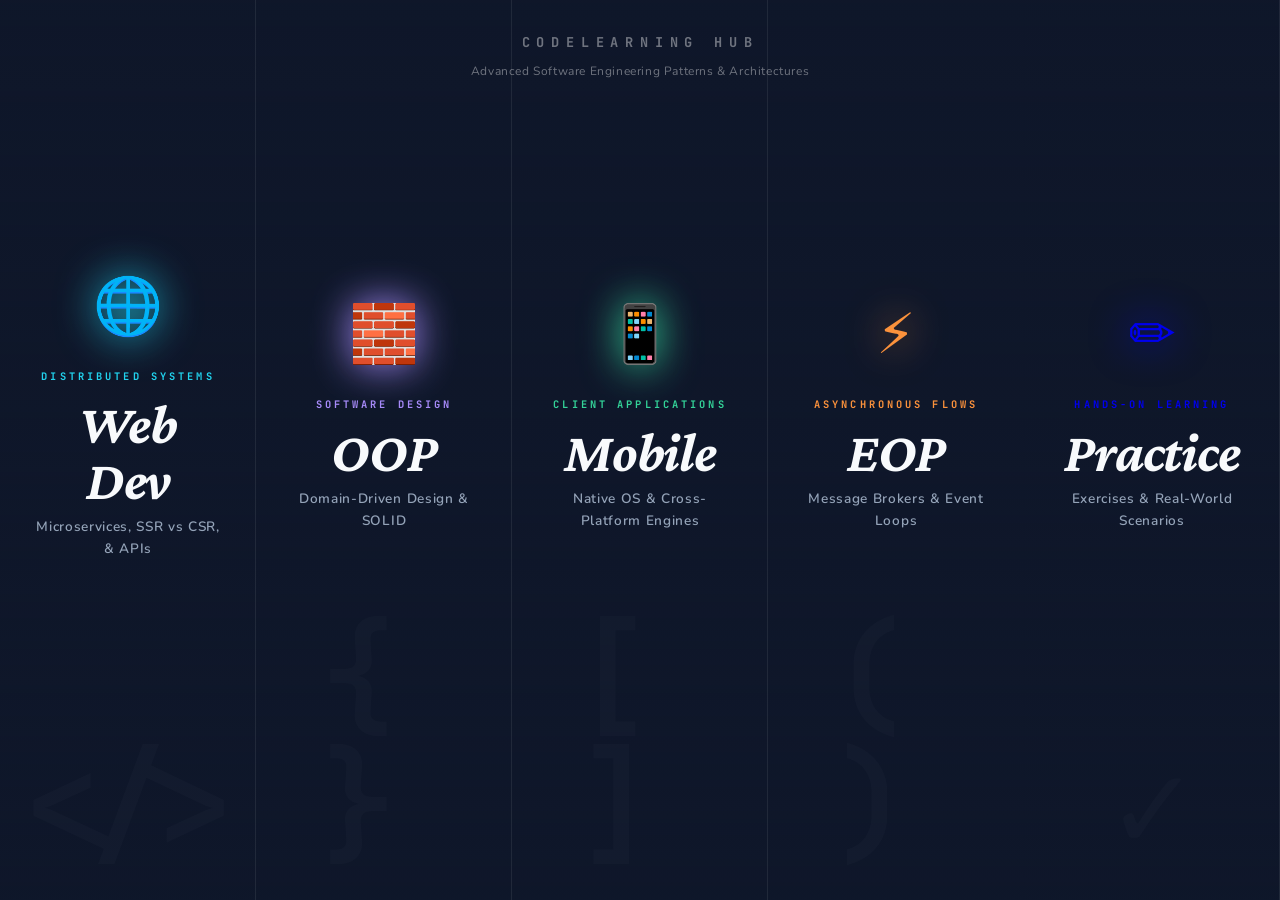
<file: index.html>
<!DOCTYPE html>
<html lang="es">
<head>
    <meta charset="UTF-8">
    <meta name="viewport" content="width=device-width, initial-scale=1.0, maximum-scale=5.0">
    <title>CodeLearning — Senior Dev Hub</title>
    <link rel="preconnect" href="https://fonts.googleapis.com">
    <link rel="preconnect" href="https://fonts.gstatic.com" crossorigin>
    <link href="https://fonts.googleapis.com/css2?family=Crimson+Pro:ital,wght@0,400;0,600;0,700;1,400;1,600&family=JetBrains+Mono:wght@400;700&family=Nunito:wght@400;500;600;700;800&display=swap" rel="stylesheet">
    <link rel="stylesheet" href="style.css">
</head>
<body class="hub-body">
    <header class="site-header">
        <h1>CodeLearning Hub</h1>
        <p class="header-subtitle">Advanced Software Engineering Patterns & Architectures</p>
    </header>

    <main class="hub-container">
        <a href="web.html" class="pane pane-web" aria-label="Navigate to Web Development">
            <div class="pane-bg" style="background-image: url('https://images.unsplash.com/photo-1461749280684-dccba630e2f6?q=80&w=2069&auto=format&fit=crop')"></div>
            <div class="pane-overlay"></div>
            <div class="pane-content">
                <div class="pane-icon" aria-hidden="true">🌐</div>
                <p class="pane-label">Distributed Systems</p>
                <h2 class="pane-title">Web Dev</h2>
                <p class="pane-subtitle">Microservices, SSR vs CSR, & APIs</p>
                <div class="pane-desc">
                    Master modern web architecture, state management at scale, and high-performance backend patterns.
                </div>
                <div class="pane-cta">
                    <span class="cta-pill">Initialize Module →</span>
                </div>
            </div>
            <div class="pane-watermark" aria-hidden="true">&lt;/&gt;</div>
            <div class="divider"></div>
        </a>

        <a href="oop.html" class="pane pane-oop" aria-label="Navigate to Object-Oriented Programming">
            <div class="pane-bg" style="background-image: url('https://images.unsplash.com/photo-1555066931-4365d14bab8c?q=80&w=2070&auto=format&fit=crop')"></div>
            <div class="pane-overlay"></div>
            <div class="pane-content">
                <div class="pane-icon" aria-hidden="true">🧱</div>
                <p class="pane-label">Software Design</p>
                <h2 class="pane-title">OOP</h2>
                <p class="pane-subtitle">Domain-Driven Design & SOLID</p>
                <div class="pane-desc">
                    Move beyond basic classes. Explore composition over inheritance, design patterns, and decoupling logic.
                </div>
                <div class="pane-cta">
                    <span class="cta-pill">Initialize Module →</span>
                </div>
            </div>
            <div class="pane-watermark" aria-hidden="true">{ }</div>
            <div class="divider"></div>
        </a>

        <a href="mobile.html" class="pane pane-mobile" aria-label="Navigate to Mobile Development">
            <div class="pane-bg" style="background-image: url('https://images.unsplash.com/photo-1512941937669-90a1b58e7e9c?q=80&w=2070&auto=format&fit=crop')"></div>
            <div class="pane-overlay"></div>
            <div class="pane-content">
                <div class="pane-icon" aria-hidden="true">📱</div>
                <p class="pane-label">Client Applications</p>
                <h2 class="pane-title">Mobile</h2>
                <p class="pane-subtitle">Native OS & Cross-Platform Engines</p>
                <div class="pane-desc">
                    Deep dive into mobile thread management, hardware APIs, and rendering pipelines in Swift, Kotlin, and Flutter.
                </div>
                <div class="pane-cta">
                    <span class="cta-pill">Initialize Module →</span>
                </div>
            </div>
            <div class="pane-watermark" aria-hidden="true">[ ]</div>
            <div class="divider"></div>
        </a>

        <a href="eop.html" class="pane pane-eop" aria-label="Navigate to Event-Oriented Programming">
            <div class="pane-bg" style="background-image: url('https://images.unsplash.com/photo-1518770660439-4636190af475?q=80&w=2070&auto=format&fit=crop')"></div>
            <div class="pane-overlay"></div>
            <div class="pane-content">
                <div class="pane-icon" aria-hidden="true">⚡</div>
                <p class="pane-label">Asynchronous Flows</p>
                <h2 class="pane-title">EOP</h2>
                <p class="pane-subtitle">Message Brokers & Event Loops</p>
                <div class="pane-desc">
                    Architect event-driven systems using Kafka/RabbitMQ, WebSockets, and non-blocking I/O operations.
                </div>
                <div class="pane-cta">
                    <span class="cta-pill">Initialize Module →</span>
                </div>
            </div>
            <div class="pane-watermark" aria-hidden="true">( )</div>
        </a>

        <a href="practice.html" class="pane pane-practice" aria-label="Navigate to Practice">
            <div class="pane-bg" style="background-image: url('https://images.unsplash.com/photo-1552664730-d307ca884978?q=80&w=2070&auto=format&fit=crop')"></div>
            <div class="pane-overlay"></div>
            <div class="pane-content">
            <div class="pane-icon" aria-hidden="true">✏️</div>
            <p class="pane-label">Hands-On Learning</p>
            <h2 class="pane-title">Practice</h2>
            <p class="pane-subtitle">Exercises & Real-World Scenarios</p>
            <div class="pane-desc">
                Apply theoretical knowledge through interactive coding challenges and project-based exercises.
            </div>
            <div class="pane-cta">
                <span class="cta-pill">Initialize Module →</span>
            </div>
            </div>
            <div class="pane-watermark" aria-hidden="true">✓</div>
            <div class="divider"></div>
        </a>
    </main>
</body>
</html>
</file>
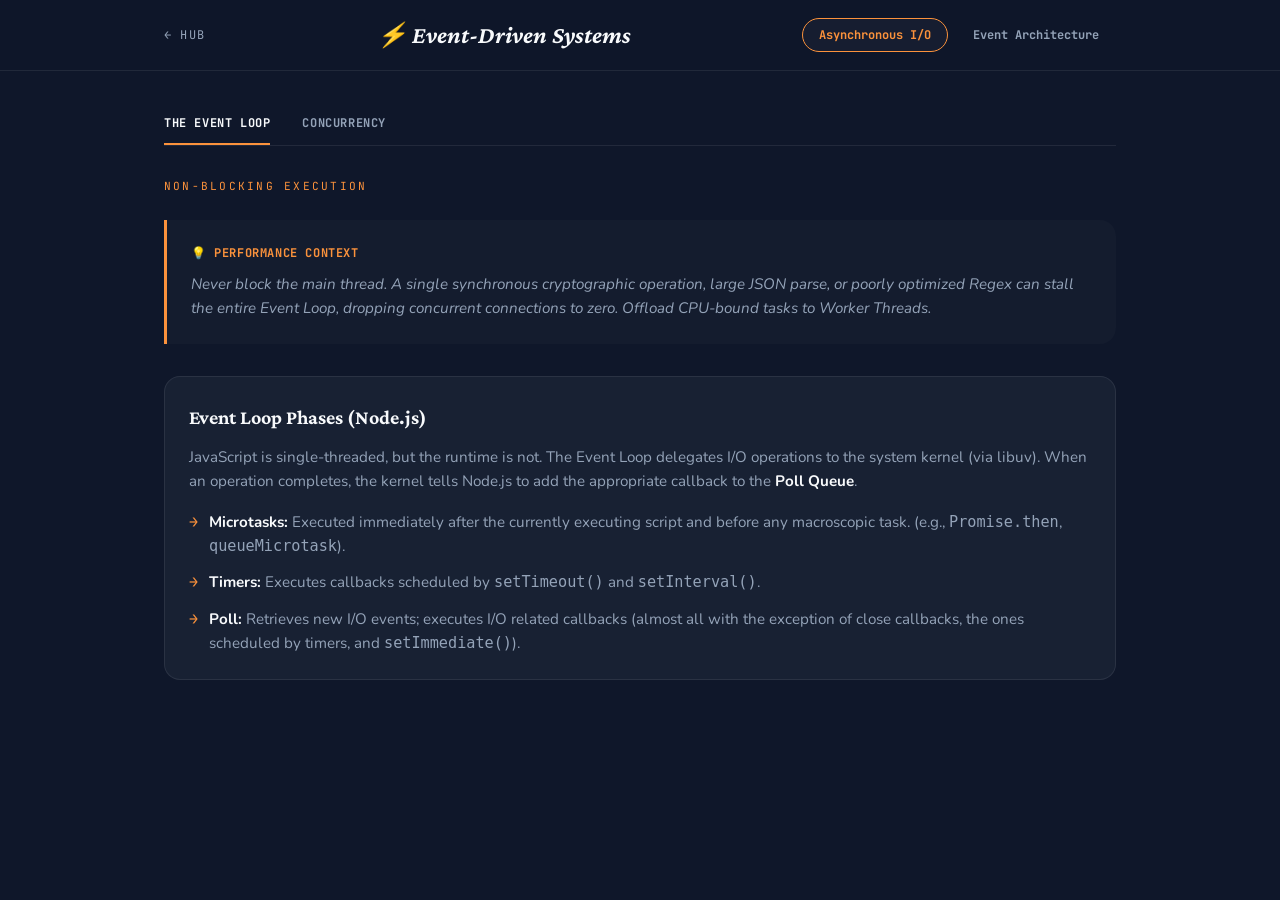
<file: eop.html>
<!DOCTYPE html>
<html lang="en">
<head>
    <meta charset="UTF-8">
    <meta name="viewport" content="width=device-width, initial-scale=1.0, maximum-scale=5.0">
    <title>Event-Driven Systems — CodeLearning</title>
    <link rel="preconnect" href="https://fonts.googleapis.com">
    <link rel="preconnect" href="https://fonts.gstatic.com" crossorigin>
    <link href="https://fonts.googleapis.com/css2?family=Crimson+Pro:ital,wght@0,400;0,600;0,700;1,400;1,600&family=JetBrains+Mono:wght@400;700&family=Nunito:wght@400;500;600;700;800&display=swap" rel="stylesheet">
    <link rel="stylesheet" href="style.css">
    <script src="script.js" defer></script>
</head>
<body class="module-body pane-eop-theme">
<header class="module-header">
    <div class="header-content">
        <a href="index.html" class="back-link" aria-label="Go back to Hub">← Hub</a>
        <div class="header-title" aria-hidden="true">⚡ Event-Driven Systems</div>
        <nav class="lang-nav" aria-label="Module sections">
            <button class="lang-btn active" data-lang="async" onclick="switchLang('async')" aria-selected="true">Asynchronous I/O</button>
            <button class="lang-btn" data-lang="architecture" onclick="switchLang('architecture')" aria-selected="false">Event Architecture</button>
        </nav>
    </div>
</header>

<main class="module-main">
    <div id="async" class="tab-content active" role="tabpanel">
        <div class="inner-nav" aria-label="Asynchronous I/O Subsections">
            <button class="inner-tab-btn active" data-tab="eop-loop" onclick="openInnerTab('eop-loop')">The Event Loop</button>
            <button class="inner-tab-btn" data-tab="eop-promises" onclick="openInnerTab('eop-promises')">Concurrency</button>
        </div>

        <div id="eop-loop" class="inner-tab-content active">
            <p class="section-label">Non-Blocking Execution</p>
            <div class="senior-tip">
                <div class="senior-tip-header">💡 Performance Context</div>
                <p>Never block the main thread. A single synchronous cryptographic operation, large JSON parse, or poorly optimized Regex can stall the entire Event Loop, dropping concurrent connections to zero. Offload CPU-bound tasks to Worker Threads.</p>
            </div>
            <div class="card">
                <div class="card-title">Event Loop Phases (Node.js)</div>
                <p>JavaScript is single-threaded, but the runtime is not. The Event Loop delegates I/O operations to the system kernel (via libuv). When an operation completes, the kernel tells Node.js to add the appropriate callback to the <strong>Poll Queue</strong>.</p>
                <ul class="styled-list mt-4">
                    <li><strong>Microtasks:</strong> Executed immediately after the currently executing script and before any macroscopic task. (e.g., <code>Promise.then</code>, <code>queueMicrotask</code>).</li>
                    <li><strong>Timers:</strong> Executes callbacks scheduled by <code>setTimeout()</code> and <code>setInterval()</code>.</li>
                    <li><strong>Poll:</strong> Retrieves new I/O events; executes I/O related callbacks (almost all with the exception of close callbacks, the ones scheduled by timers, and <code>setImmediate()</code>).</li>
                </ul>
            </div>
        </div>

        <div id="eop-promises" class="inner-tab-content">
            <p class="section-label">Promise Orchestration</p>
            <div class="grid-2">
                <div class="card">
                    <div class="card-title">Async / Await</div>
                    <p>Syntactic sugar over Promises that makes asynchronous code look synchronous. Always wrap <code>await</code> calls in <code>try/catch</code> blocks to handle rejected states, or use functional error handling wrappers.</p>
                </div>
                <div class="card">
                    <div class="card-title">Promise.allSettled()</div>
                    <p>Unlike <code>Promise.all()</code>, which short-circuits and rejects entirely if a single promise fails, <code>allSettled</code> waits for all promises to resolve or reject. Essential for batch processing where partial failures are acceptable.</p>
                </div>
            </div>
            <div class="card mt-4">
                <div class="card-title">Concurrent Execution Example</div>
                <div class="code-block">
                    <div class="code-block-header">
                        <span class="code-lang-badge">TypeScript</span>
                    </div>
                    <div class="code-body">
<pre><code>async function fetchDashboardData(userId: string) {
    // Bad: Sequential blocking
    // const user = await getUser(userId);
    // const posts = await getPosts(userId);

    // Good: Concurrent execution
    const [userResult, postsResult] = await Promise.allSettled([
        getUser(userId),
        getPosts(userId)
    ]);

    // Handle fulfilled/rejected states individually...
    return { user: userResult, posts: postsResult };
}</code></pre>
                    </div>
                </div>
            </div>
        </div>
    </div>

    <div id="architecture" class="tab-content" role="tabpanel">
        <div class="inner-nav" aria-label="Event Architecture Subsections">
            <button class="inner-tab-btn active" data-tab="eop-brokers" onclick="openInnerTab('eop-brokers')">Message Brokers</button>
            <button class="inner-tab-btn" data-tab="eop-websockets" onclick="openInnerTab('eop-websockets')">Real-Time Sync</button>
        </div>
        
        <div id="eop-brokers" class="inner-tab-content active">
            <p class="section-label">Distributed Pub/Sub Systems</p>
            <div class="senior-tip">
                <div class="senior-tip-header">💡 Architectural Context</div>
                <p>Event-driven microservices decouple producers from consumers. If the email service goes down, the checkout service shouldn't fail. It should drop an <code>OrderPlaced</code> event into the broker, and the email service will process it whenever it comes back online (Eventual Consistency).</p>
            </div>
            <table class="compare-table">
                <thead><tr><th>Broker Type</th><th>Technology</th><th>Best For...</th></tr></thead>
                <tbody>
                    <tr>
                        <td><strong>Message Queue (Smart Broker)</strong></td>
                        <td>RabbitMQ, ActiveMQ</td>
                        <td>Task routing, complex routing logic, and ensuring a message is processed exactly once by a specific worker (e.g., sending an email, processing a payment).</td>
                    </tr>
                    <tr>
                        <td><strong>Event Stream (Dumb Broker)</strong></td>
                        <td>Apache Kafka, AWS Kinesis</td>
                        <td>High-throughput log aggregation, telemetry, and event sourcing. Messages are persisted and can be replayed by multiple independent consumer groups.</td>
                    </tr>
                </tbody>
            </table>
        </div>

        <div id="eop-websockets" class="inner-tab-content">
            <p class="section-label">Bidirectional Client Communication</p>
            <div class="grid-2">
                <div class="card">
                    <div class="card-title">WebSockets (WSS)</div>
                    <p>Upgrades a standard HTTP connection into a persistent, stateful, full-duplex TCP connection. Ideal for chat applications, live trading dashboards, and multiplayer games.</p>
                </div>
                <div class="card">
                    <div class="card-title">Server-Sent Events (SSE)</div>
                    <p>A unidirectional channel from server to client over standard HTTP. Much simpler to scale than WebSockets. Perfect for live news feeds or status updates where the client only needs to listen.</p>
                </div>
            </div>
        </div>
    </div>
</main>
</body>
</html>
</file>
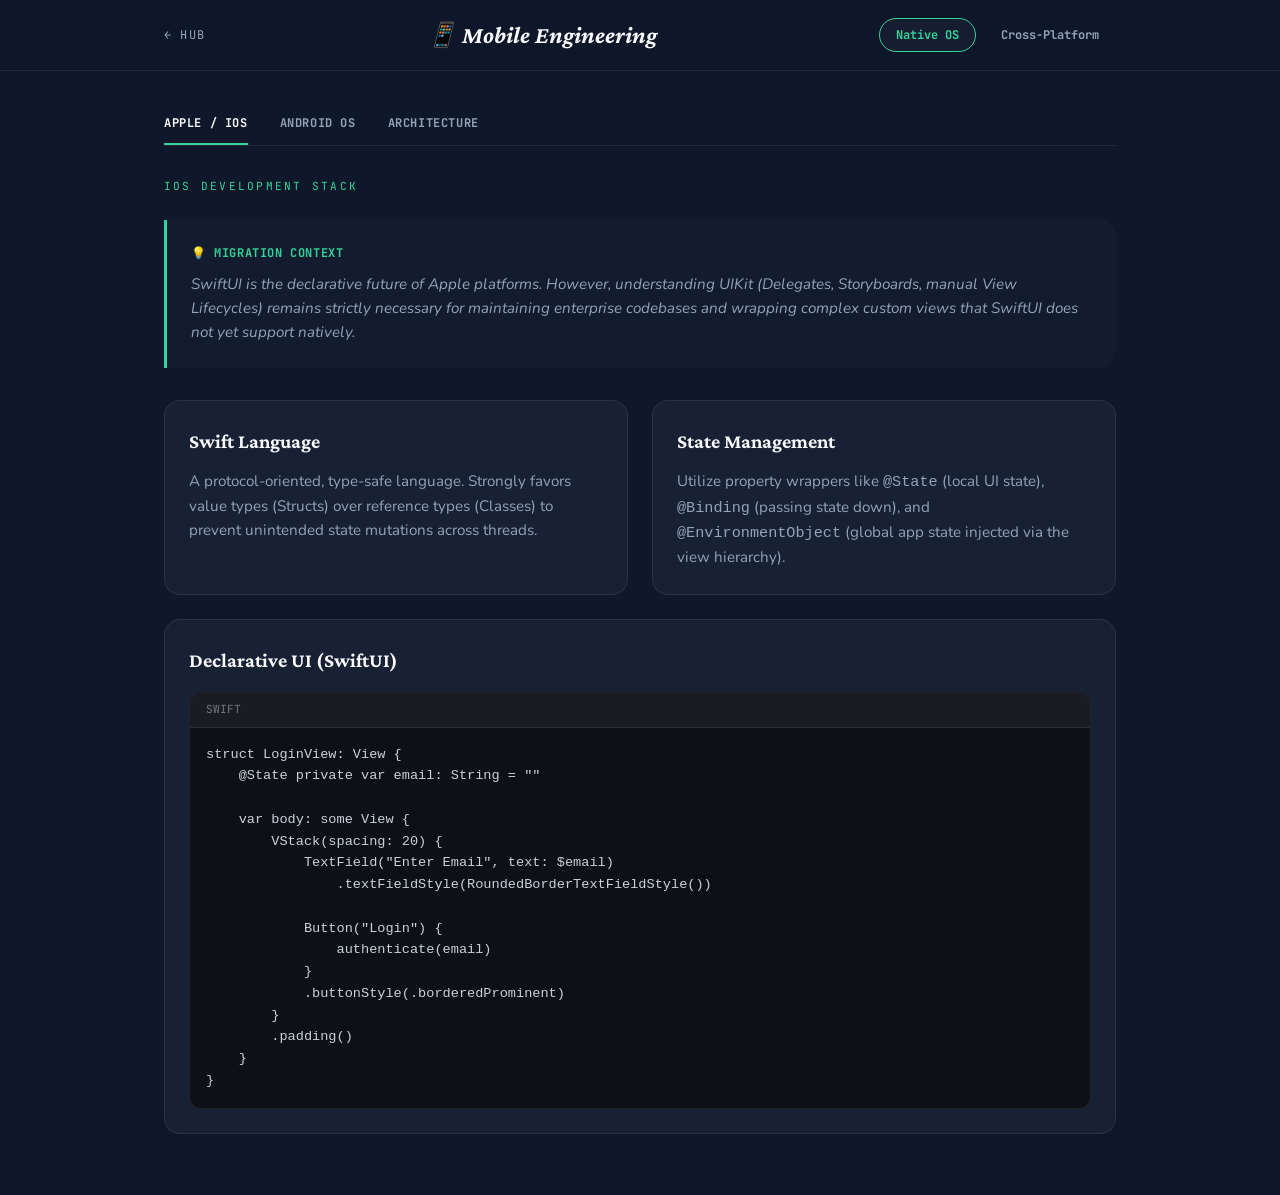
<file: mobile.html>
<!DOCTYPE html>
<html lang="en">
<head>
    <meta charset="UTF-8">
    <meta name="viewport" content="width=device-width, initial-scale=1.0, maximum-scale=5.0">
    <title>Mobile Engineering — CodeLearning</title>
    <link rel="preconnect" href="https://fonts.googleapis.com">
    <link rel="preconnect" href="https://fonts.gstatic.com" crossorigin>
    <link href="https://fonts.googleapis.com/css2?family=Crimson+Pro:ital,wght@0,400;0,600;0,700;1,400;1,600&family=JetBrains+Mono:wght@400;700&family=Nunito:wght@400;500;600;700;800&display=swap" rel="stylesheet">
    <link rel="stylesheet" href="style.css">
    <script src="script.js" defer></script>
</head>
<body class="module-body pane-mobile-theme">
<header class="module-header">
    <div class="header-content">
        <a href="index.html" class="back-link" aria-label="Go back to Hub">← Hub</a>
        <div class="header-title" aria-hidden="true">📱 Mobile Engineering</div>
        <nav class="lang-nav" aria-label="Module sections">
            <button class="lang-btn active" data-lang="native" onclick="switchLang('native')" aria-selected="true">Native OS</button>
            <button class="lang-btn" data-lang="cross" onclick="switchLang('cross')" aria-selected="false">Cross-Platform</button>
        </nav>
    </div>
</header>

<main class="module-main">
    <div id="native" class="tab-content active" role="tabpanel">
        <div class="inner-nav" aria-label="Native OS Subsections">
            <button class="inner-tab-btn active" data-tab="mob-ios" onclick="openInnerTab('mob-ios')">Apple / iOS</button>
            <button class="inner-tab-btn" data-tab="mob-android" onclick="openInnerTab('mob-android')">Android OS</button>
            <button class="inner-tab-btn" data-tab="mob-arch" onclick="openInnerTab('mob-arch')">Architecture</button>
        </div>

        <div id="mob-ios" class="inner-tab-content active">
            <p class="section-label">iOS Development Stack</p>
            <div class="senior-tip">
                <div class="senior-tip-header">💡 Migration Context</div>
                <p>SwiftUI is the declarative future of Apple platforms. However, understanding UIKit (Delegates, Storyboards, manual View Lifecycles) remains strictly necessary for maintaining enterprise codebases and wrapping complex custom views that SwiftUI does not yet support natively.</p>
            </div>
            <div class="grid-2">
                <div class="card">
                    <div class="card-title">Swift Language</div>
                    <p>A protocol-oriented, type-safe language. Strongly favors value types (Structs) over reference types (Classes) to prevent unintended state mutations across threads.</p>
                </div>
                <div class="card">
                    <div class="card-title">State Management</div>
                    <p>Utilize property wrappers like <code>@State</code> (local UI state), <code>@Binding</code> (passing state down), and <code>@EnvironmentObject</code> (global app state injected via the view hierarchy).</p>
                </div>
            </div>
            <div class="card mt-4">
                <div class="card-title">Declarative UI (SwiftUI)</div>
                <div class="code-block">
                    <div class="code-block-header">
                        <span class="code-lang-badge">Swift</span>
                    </div>
                    <div class="code-body">
<pre><code>struct LoginView: View {
    @State private var email: String = ""
    
    var body: some View {
        VStack(spacing: 20) {
            TextField("Enter Email", text: $email)
                .textFieldStyle(RoundedBorderTextFieldStyle())
            
            Button("Login") {
                authenticate(email)
            }
            .buttonStyle(.borderedProminent)
        }
        .padding()
    }
}</code></pre>
                    </div>
                </div>
            </div>
        </div>

        <div id="mob-android" class="inner-tab-content">
            <p class="section-label">Android Development Stack</p>
            <div class="card">
                <div class="card-title">Kotlin & Coroutines</div>
                <p>Kotlin has entirely superseded Java for modern Android development. <strong>Coroutines</strong> are the standard for asynchronous programming, offering a massive simplification over legacy RxJava streams by writing async code sequentially.</p>
            </div>
            <div class="card mt-4">
                <div class="card-title">Jetpack Compose</div>
                <p>The Android equivalent to SwiftUI. Replaces the legacy XML layout system with a modern declarative API written entirely in Kotlin. Components (Composables) are functions that transform state into UI.</p>
            </div>
        </div>

        <div id="mob-arch" class="inner-tab-content">
            <p class="section-label">Mobile System Design</p>
            <table class="compare-table">
                <thead><tr><th>Pattern</th><th>Description</th><th>Use Case</th></tr></thead>
                <tbody>
                    <tr>
                        <td><strong>MVVM</strong></td>
                        <td>Model-View-ViewModel. Views bind to observable properties on the ViewModel.</td>
                        <td>The industry standard for both iOS (SwiftUI) and Android (Compose). Highly testable.</td>
                    </tr>
                    <tr>
                        <td><strong>Clean Architecture</strong></td>
                        <td>Separation into UI, Domain, and Data layers. Dependency inversion rules apply.</td>
                        <td>Large enterprise apps where business logic must be entirely decoupled from the UI framework.</td>
                    </tr>
                    <tr>
                        <td><strong>Offline-First</strong></td>
                        <td>Aggressive local caching (CoreData/Room). Network acts as a synchronization layer, not the primary data source.</td>
                        <td>Apps operating in low-connectivity environments. Uses optimistic UI updates.</td>
                    </tr>
                </tbody>
            </table>
        </div>
    </div>

    <div id="cross" class="tab-content" role="tabpanel">
        <div class="inner-nav" aria-label="Cross-Platform Subsections">
            <button class="inner-tab-btn active" data-tab="mob-flutter" onclick="openInnerTab('mob-flutter')">Flutter</button>
            <button class="inner-tab-btn" data-tab="mob-react" onclick="openInnerTab('mob-react')">React Native</button>
        </div>
        
        <div id="mob-flutter" class="inner-tab-content active">
            <p class="section-label">Google's UI Toolkit</p>
            <div class="senior-tip">
                <div class="senior-tip-header">💡 Architectural Context</div>
                <p>Unlike React Native which maps to OEM widgets, Flutter controls every pixel drawn on the screen. This guarantees absolute visual consistency across platforms, but means it does not use native UI components.</p>
            </div>
            <div class="grid-2">
                <div class="card">
                    <div class="card-title">Dart Language</div>
                    <p>Optimized for fast UI creation. Compiles to native ARM machine code for production (AOT) and uses JIT compilation during development for sub-second hot reloads.</p>
                </div>
                <div class="card">
                    <div class="card-title">Rendering Engine</div>
                    <p>Historically relied on the <strong>Skia</strong> C++ engine. Currently migrating to <strong>Impeller</strong> on iOS/macOS to eliminate shader compilation jank using precompiled Metal shaders.</p>
                </div>
            </div>
            <div class="card mt-4">
                <div class="card-title">Everything is a Widget</div>
                <p>Structure, layout, style, and animation are all handled by Widgets. Composition is favored over subclassing. State management relies heavily on external packages like Provider, Riverpod, or BLoC to lift state out of the UI tree.</p>
            </div>
        </div>

        <div id="mob-react" class="inner-tab-content">
            <p class="section-label">Meta's Framework</p>
            <div class="card">
                <div class="card-title">The "New Architecture"</div>
                <p>Historically, RN relied on an asynchronous JSON bridge to communicate between the JS thread and the Native thread. The New Architecture introduces <strong>JSI (JavaScript Interface)</strong>, allowing JS to hold direct references to C++ native objects, enabling synchronous calls and significantly boosting performance.</p>
            </div>
            <div class="grid-2 mt-4">
                <div class="card">
                    <div class="card-title">Fabric</div>
                    <p>The new concurrent rendering system. Unifies the render pipeline in C++, making UI operations faster and reducing memory footprint.</p>
                </div>
                <div class="card">
                    <div class="card-title">TurboModules</div>
                    <p>Lazy-loaded native modules. Instead of initializing all native dependencies at app launch, modules are loaded into memory only when accessed by JavaScript.</p>
                </div>
            </div>
        </div>
    </div>
</main>
</body>
</html>
</file>
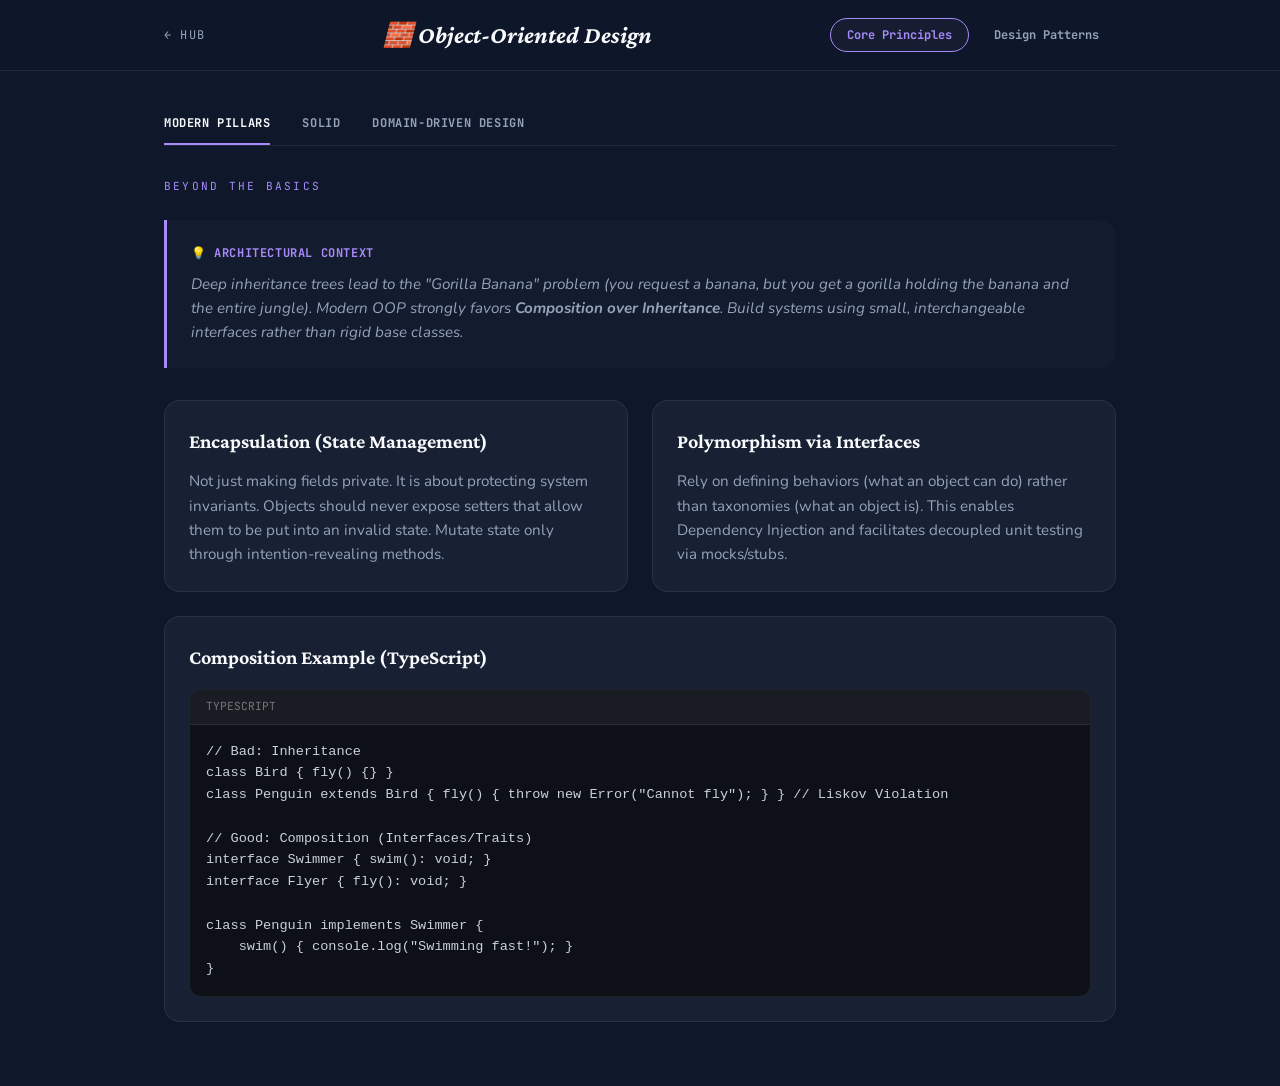
<file: oop.html>
<!DOCTYPE html>
<html lang="en">
<head>
    <meta charset="UTF-8">
    <meta name="viewport" content="width=device-width, initial-scale=1.0, maximum-scale=5.0">
    <title>Object-Oriented Design — CodeLearning</title>
    <link rel="preconnect" href="https://fonts.googleapis.com">
    <link rel="preconnect" href="https://fonts.gstatic.com" crossorigin>
    <link href="https://fonts.googleapis.com/css2?family=Crimson+Pro:ital,wght@0,400;0,600;0,700;1,400;1,600&family=JetBrains+Mono:wght@400;700&family=Nunito:wght@400;500;600;700;800&display=swap" rel="stylesheet">
    <link rel="stylesheet" href="style.css">
    <script src="script.js" defer></script>
</head>
<body class="module-body pane-oop-theme">
<header class="module-header">
    <div class="header-content">
        <a href="index.html" class="back-link" aria-label="Go back to Hub">← Hub</a>
        <div class="header-title" aria-hidden="true">🧱 Object-Oriented Design</div>
        <nav class="lang-nav" aria-label="Module sections">
            <button class="lang-btn active" data-lang="core" onclick="switchLang('core')" aria-selected="true">Core Principles</button>
            <button class="lang-btn" data-lang="patterns" onclick="switchLang('patterns')" aria-selected="false">Design Patterns</button>
        </nav>
    </div>
</header>

<main class="module-main">
    <div id="core" class="tab-content active" role="tabpanel">
        <div class="inner-nav" aria-label="Core Principles Subsections">
            <button class="inner-tab-btn active" data-tab="oop-pillars" onclick="openInnerTab('oop-pillars')">Modern Pillars</button>
            <button class="inner-tab-btn" data-tab="oop-solid" onclick="openInnerTab('oop-solid')">SOLID</button>
            <button class="inner-tab-btn" data-tab="oop-ddd" onclick="openInnerTab('oop-ddd')">Domain-Driven Design</button>
        </div>

        <div id="oop-pillars" class="inner-tab-content active">
            <p class="section-label">Beyond the Basics</p>
            <div class="senior-tip">
                <div class="senior-tip-header">💡 Architectural Context</div>
                <p>Deep inheritance trees lead to the "Gorilla Banana" problem (you request a banana, but you get a gorilla holding the banana and the entire jungle). Modern OOP strongly favors <strong>Composition over Inheritance</strong>. Build systems using small, interchangeable interfaces rather than rigid base classes.</p>
            </div>
            <div class="grid-2">
                <div class="card">
                    <div class="card-title">Encapsulation (State Management)</div>
                    <p>Not just making fields private. It is about protecting system invariants. Objects should never expose setters that allow them to be put into an invalid state. Mutate state only through intention-revealing methods.</p>
                </div>
                <div class="card">
                    <div class="card-title">Polymorphism via Interfaces</div>
                    <p>Rely on defining behaviors (what an object can do) rather than taxonomies (what an object is). This enables Dependency Injection and facilitates decoupled unit testing via mocks/stubs.</p>
                </div>
            </div>
            <div class="card mt-4">
                <div class="card-title">Composition Example (TypeScript)</div>
                <div class="code-block">
                    <div class="code-block-header">
                        <span class="code-lang-badge">TypeScript</span>
                    </div>
                    <div class="code-body">
<pre><code>// Bad: Inheritance
class Bird { fly() {} }
class Penguin extends Bird { fly() { throw new Error("Cannot fly"); } } // Liskov Violation

// Good: Composition (Interfaces/Traits)
interface Swimmer { swim(): void; }
interface Flyer { fly(): void; }

class Penguin implements Swimmer {
    swim() { console.log("Swimming fast!"); }
}</code></pre>
                    </div>
                </div>
            </div>
        </div>

        <div id="oop-solid" class="inner-tab-content">
            <p class="section-label">The SOLID Principles</p>
            <table class="compare-table">
                <thead><tr><th>Principle</th><th>Core Concept</th><th>Senior Context</th></tr></thead>
                <tbody>
                    <tr>
                        <td><strong>S</strong>: Single Responsibility</td>
                        <td>A class should have one, and only one, reason to change.</td>
                        <td>Separates UI logic, business rules, and persistence. Reduces merge conflicts and blast radius during refactors.</td>
                    </tr>
                    <tr>
                        <td><strong>O</strong>: Open/Closed</td>
                        <td>Entities should be open for extension, but closed for modification.</td>
                        <td>Use Polymorphism/Strategy patterns. You should be able to add new features by adding new files, not mutating existing <code>if/switch</code> statements.</td>
                    </tr>
                    <tr>
                        <td><strong>L</strong>: Liskov Substitution</td>
                        <td>Subtypes must be substitutable for their base types.</td>
                        <td>If it looks like a duck, quacks like a duck, but needs batteries, you probably have the wrong abstraction.</td>
                    </tr>
                    <tr>
                        <td><strong>I</strong>: Interface Segregation</td>
                        <td>Clients should not be forced to depend on interfaces they do not use.</td>
                        <td>Role interfaces. A <code>Printer</code> interface should not force a <code>BasicPrinter</code> class to implement a <code>fax()</code> method.</td>
                    </tr>
                    <tr>
                        <td><strong>D</strong>: Dependency Inversion</td>
                        <td>High-level modules should not depend on low-level modules. Both should depend on abstractions.</td>
                        <td>The core of Hexagonal Architecture / Clean Architecture. Inject dependencies (DB connections, API clients) via constructors.</td>
                    </tr>
                </tbody>
            </table>
        </div>

        <div id="oop-ddd" class="inner-tab-content">
            <p class="section-label">Tactical Domain-Driven Design</p>
            <div class="grid-2">
                <div class="card">
                    <div class="card-title">Entities</div>
                    <p>Objects defined primarily by their identity, which persists over time (e.g., <code>User</code>, <code>Order</code>). Two entities with identical properties but different IDs are distinct.</p>
                </div>
                <div class="card">
                    <div class="card-title">Value Objects</div>
                    <p>Objects defined by their attributes, with no conceptual identity (e.g., <code>Money</code>, <code>Coordinates</code>, <code>Color</code>). They must be immutable.</p>
                </div>
            </div>
            <div class="card mt-4">
                <div class="card-title">Aggregates & Root Entities</div>
                <p>Clusters of domain objects treated as a single unit. An Aggregate Root ensures the consistency of changes being made within the aggregate boundary. External objects should hold references only to the Root, not to internal members.</p>
            </div>
        </div>
    </div>

    <div id="patterns" class="tab-content" role="tabpanel">
        <div class="inner-nav" aria-label="Design Patterns Subsections">
            <button class="inner-tab-btn active" data-tab="pat-creational" onclick="openInnerTab('pat-creational')">Creational</button>
            <button class="inner-tab-btn" data-tab="pat-structural" onclick="openInnerTab('pat-structural')">Structural</button>
            <button class="inner-tab-btn" data-tab="pat-behavioral" onclick="openInnerTab('pat-behavioral')">Behavioral</button>
        </div>
        
        <div id="pat-creational" class="inner-tab-content active">
            <p class="section-label">Object Lifecycle Management</p>
            <div class="senior-tip">
                <div class="senior-tip-header">💡 Anti-Pattern Warning</div>
                <p>Avoid the <strong>Singleton</strong> pattern unless strictly necessary (e.g., hardware spoolers, specific loggers). It introduces global state, tightly couples code, and makes unit testing exceptionally difficult. Use Dependency Injection to manage single-instance lifecycles instead.</p>
            </div>
            <div class="grid-2">
                <div class="card">
                    <div class="card-title">Factory Method</div>
                    <p>Defines an interface for creating an object, but lets subclasses alter the type of objects that will be created. Great for abstracting complex instantiation logic.</p>
                </div>
                <div class="card">
                    <div class="card-title">Builder</div>
                    <p>Separates the construction of a complex object from its representation. Highly useful when an object requires multiple configuration steps or parameters (preventing the "telescoping constructor" anti-pattern).</p>
                </div>
            </div>
        </div>

        <div id="pat-structural" class="inner-tab-content">
            <p class="section-label">Composition & Wrappers</p>
            <table class="compare-table">
                <thead><tr><th>Pattern</th><th>Use Case</th><th>Analogy</th></tr></thead>
                <tbody>
                    <tr>
                        <td><strong>Adapter</strong></td>
                        <td>Allows incompatible interfaces to collaborate. Wraps an existing class with a new interface.</td>
                        <td>A USB-C to USB-A dongle.</td>
                    </tr>
                    <tr>
                        <td><strong>Decorator</strong></td>
                        <td>Attaches new behaviors to objects dynamically by placing them inside wrapper objects.</td>
                        <td>Putting on a jacket, then a raincoat. Base identity remains, behavior expands.</td>
                    </tr>
                    <tr>
                        <td><strong>Facade</strong></td>
                        <td>Provides a simplified interface to a complex subsystem of classes, libraries, or frameworks.</td>
                        <td>A car's steering wheel and pedals hiding the complex engine internals.</td>
                    </tr>
                </tbody>
            </table>
        </div>

        <div id="pat-behavioral" class="inner-tab-content">
            <p class="section-label">Algorithms & Communication</p>
            <div class="grid-2">
                <div class="card">
                    <div class="card-title">Strategy</div>
                    <p>Defines a family of algorithms, encapsulates each one, and makes them interchangeable at runtime. Eliminates massive conditional blocks.</p>
                </div>
                <div class="card">
                    <div class="card-title">Observer</div>
                    <p>A subscription mechanism to notify multiple objects about events happening to the object they're observing. (Foundational for Reactive UI frameworks).</p>
                </div>
            </div>
            <div class="card mt-4">
                <div class="card-title">Command Pattern</div>
                <p>Turns a request into a stand-alone object containing all information about the request. Enables parameterization of methods, delayed execution, queuing, and undoable operations.</p>
            </div>
        </div>
    </div>
</main>
</body>
</html>
</file>
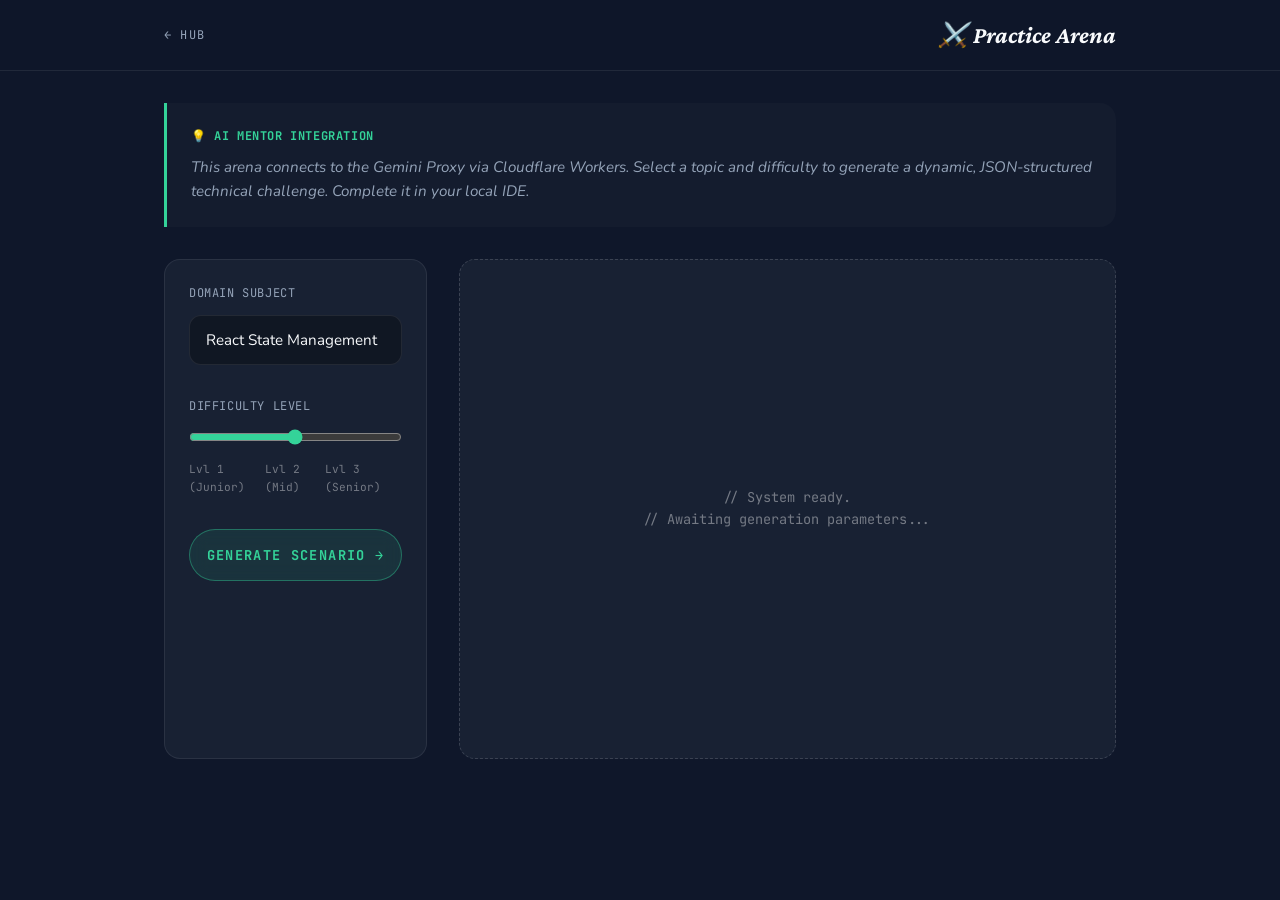
<file: practice.html>
<!DOCTYPE html>
<html lang="en">
<head>
    <meta charset="UTF-8">
    <meta name="viewport" content="width=device-width, initial-scale=1.0, maximum-scale=5.0">
    <title>Practice Arena — CodeLearning</title>
    <link rel="preconnect" href="https://fonts.googleapis.com">
    <link rel="preconnect" href="https://fonts.gstatic.com" crossorigin>
    <link href="https://fonts.googleapis.com/css2?family=Crimson+Pro:ital,wght@0,400;0,600;0,700;1,400;1,600&family=JetBrains+Mono:wght@400;700&family=Nunito:wght@400;500;600;700;800&display=swap" rel="stylesheet">
    <link rel="stylesheet" href="style.css">
    <script src="script.js" defer></script>
    <style>
        /* Practice Arena Specific Styles (Supplements style.css) */
        .arena-grid {
            display: grid;
            grid-template-columns: 1fr 2.5fr;
            gap: 2rem;
            align-items: start;
        }

        .arena-controls {
            position: sticky;
            top: 100px;
        }

        .control-group {
            margin-bottom: 2rem;
        }

        .control-label {
            display: block;
            font-family: var(--font-mono);
            font-size: 0.75rem;
            color: var(--text-dim);
            margin-bottom: 0.75rem;
            text-transform: uppercase;
            letter-spacing: 0.05em;
        }

        .arena-select {
            width: 100%;
            background: rgba(0, 0, 0, 0.3);
            border: 1px solid var(--border-light);
            color: var(--text-main);
            padding: 0.85rem 1rem;
            border-radius: var(--radius-md);
            font-family: var(--font-sans);
            font-size: 0.95rem;
            appearance: none;
            cursor: pointer;
            transition: border-color 0.3s;
        }
        
        .arena-select:focus {
            outline: none;
            border-color: var(--mobile-green);
        }

        .arena-select option {
            background: var(--bg-dark);
            color: var(--text-main);
        }

        .arena-slider {
            width: 100%;
            accent-color: var(--mobile-green);
            cursor: pointer;
        }

        .slider-labels {
            display: flex;
            justify-content: space-between;
            font-family: var(--font-mono);
            font-size: 0.7rem;
            color: var(--text-muted);
            margin-top: 0.5rem;
        }

        .arena-btn {
            width: 100%;
            justify-content: center;
            background: rgba(52, 211, 153, 0.1);
            color: var(--mobile-green);
            border-color: rgba(52, 211, 153, 0.4);
            padding: 1rem;
            font-size: 0.85rem;
            cursor: pointer;
        }

        .arena-btn:disabled {
            opacity: 0.5;
            cursor: not-allowed;
        }

        .arena-output-container {
            min-height: 500px;
            background: var(--bg-card);
            border: 1px dashed var(--border-med);
            border-radius: var(--radius-lg);
            padding: 2rem;
            display: flex;
            flex-direction: column;
        }

        .arena-empty-state {
            margin: auto;
            text-align: center;
            color: var(--text-muted);
            font-family: var(--font-mono);
            font-size: 0.85rem;
        }

        @media (max-width: 768px) {
            .arena-grid { grid-template-columns: 1fr; }
            .arena-controls { position: relative; top: 0; }
            .arena-output-container { padding: 1.25rem; min-height: 300px; }
        }
    </style>
</head>
<body class="module-body pane-mobile-theme"> <header class="module-header">
    <div class="header-content">
        <a href="index.html" class="back-link" aria-label="Go back to Hub">← Hub</a>
        <div class="header-title" aria-hidden="true">⚔️ Practice Arena</div>
    </div>
</header>

<main class="module-main">
    <div class="senior-tip">
        <div class="senior-tip-header">💡 AI Mentor Integration</div>
        <p>This arena connects to the Gemini Proxy via Cloudflare Workers. Select a topic and difficulty to generate a dynamic, JSON-structured technical challenge. Complete it in your local IDE.</p>
    </div>

    <div class="arena-grid">
        <aside class="arena-controls card">
            <div class="control-group">
                <label for="subject-select" class="control-label">Domain Subject</label>
                <select id="subject-select" class="arena-select">
                    <optgroup label="Web Architecture">
                        <option value="React State Management">React State Management</option>
                        <option value="Next.js Server Actions">Next.js Server Actions</option>
                        <option value="PostgreSQL Indexing">PostgreSQL Indexing</option>
                    </optgroup>
                    <optgroup label="Software Design (OOP)">
                        <option value="SOLID Principles">SOLID Principles Refactoring</option>
                        <option value="Factory Pattern">Factory Design Pattern</option>
                        <option value="Domain Driven Design">DDD Aggregates</option>
                    </optgroup>
                    <optgroup label="Mobile & Event-Driven">
                        <option value="SwiftUI State">SwiftUI @State & @Binding</option>
                        <option value="Node.js Event Loop">Node.js Event Loop Optimization</option>
                    </optgroup>
                </select>
            </div>

            <div class="control-group">
                <label for="difficulty-slider" class="control-label">Difficulty Level</label>
                <input type="range" id="difficulty-slider" class="arena-slider" min="1" max="3" step="1" value="2">
                <div class="slider-labels">
                    <span>Lvl 1 (Junior)</span>
                    <span>Lvl 2 (Mid)</span>
                    <span>Lvl 3 (Senior)</span>
                </div>
            </div>

            <button id="generate-btn" class="cta-pill arena-btn">
                Generate Scenario →
            </button>
        </aside>

        <section id="arena-output" class="arena-output-container">
            <div class="arena-empty-state">
                // System ready.<br>
                // Awaiting generation parameters...
            </div>
        </section>
    </div>
</main>
</body>
</html>
</file>
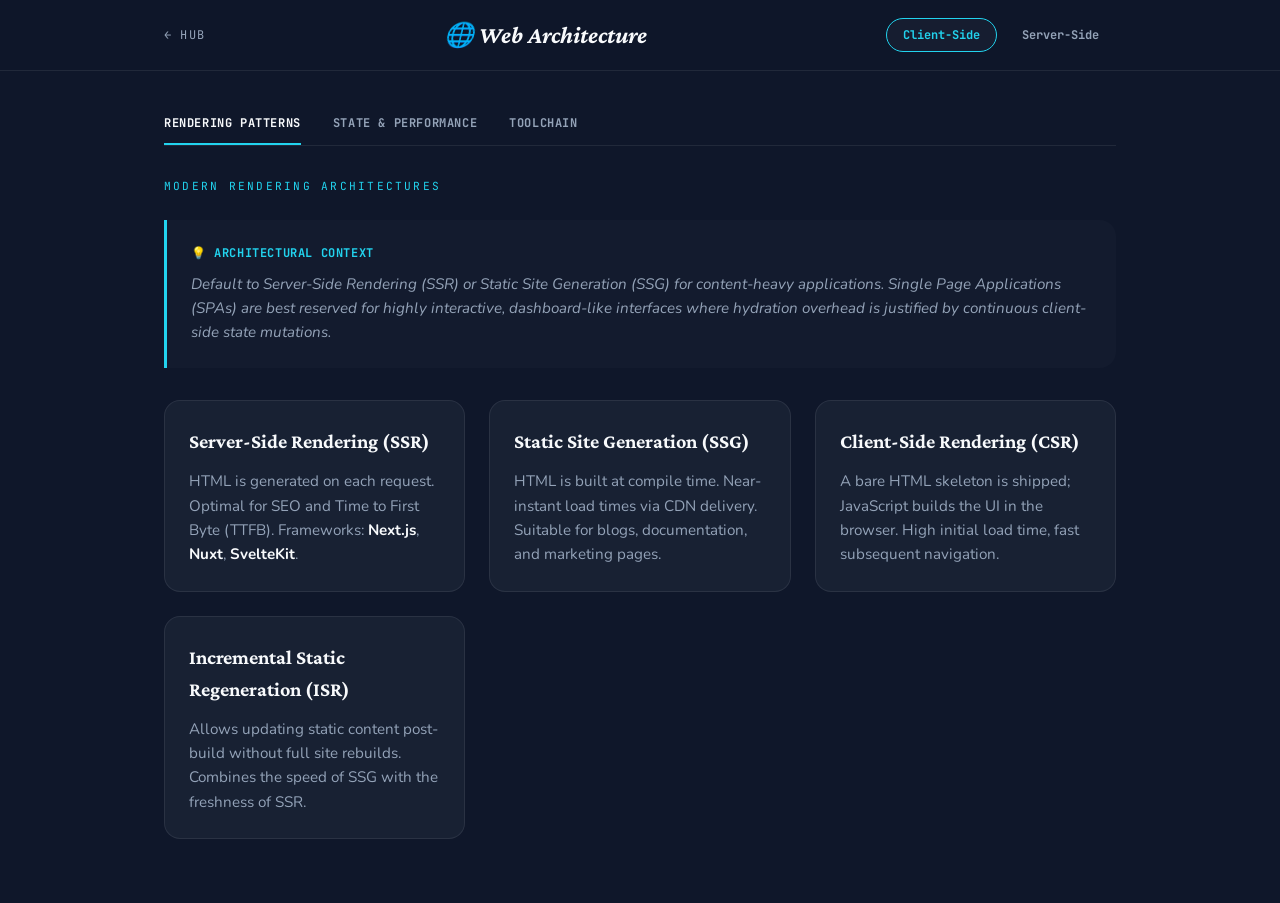
<file: web.html>
<!DOCTYPE html>
<html lang="es">
<head>
    <meta charset="UTF-8">
    <meta name="viewport" content="width=device-width, initial-scale=1.0, maximum-scale=5.0">
    <title>Web Architecture — CodeLearning</title>
    <link rel="preconnect" href="https://fonts.googleapis.com">
    <link rel="preconnect" href="https://fonts.gstatic.com" crossorigin>
    <link href="https://fonts.googleapis.com/css2?family=Crimson+Pro:ital,wght@0,400;0,600;0,700;1,400;1,600&family=JetBrains+Mono:wght@400;700&family=Nunito:wght@400;500;600;700;800&display=swap" rel="stylesheet">
    <link rel="stylesheet" href="style.css">
    <script src="script.js" defer></script>
</head>
<body class="module-body pane-web-theme">
<header class="module-header">
    <div class="header-content">
        <a href="index.html" class="back-link" aria-label="Go back to Hub">← Hub</a>
        <div class="header-title" aria-hidden="true">🌐 Web Architecture</div>
        <nav class="lang-nav" aria-label="Module sections">
            <button class="lang-btn active" data-lang="frontend" onclick="switchLang('frontend')" aria-selected="true">Client-Side</button>
            <button class="lang-btn" data-lang="backend" onclick="switchLang('backend')" aria-selected="false">Server-Side</button>
        </nav>
    </div>
</header>

<main class="module-main">
    <div id="frontend" class="tab-content active" role="tabpanel">
        <div class="inner-nav" aria-label="Client-Side Subsections">
            <button class="inner-tab-btn active" data-tab="fe-roadmap" onclick="openInnerTab('fe-roadmap')">Rendering Patterns</button>
            <button class="inner-tab-btn" data-tab="fe-concepts" onclick="openInnerTab('fe-concepts')">State & Performance</button>
            <button class="inner-tab-btn" data-tab="fe-resources" onclick="openInnerTab('fe-resources')">Toolchain</button>
        </div>

        <div id="fe-roadmap" class="inner-tab-content active">
            <p class="section-label">Modern Rendering Architectures</p>
            <div class="senior-tip">
                <div class="senior-tip-header">💡 Architectural Context</div>
                <p>Default to Server-Side Rendering (SSR) or Static Site Generation (SSG) for content-heavy applications. Single Page Applications (SPAs) are best reserved for highly interactive, dashboard-like interfaces where hydration overhead is justified by continuous client-side state mutations.</p>
            </div>
            <div class="grid-2">
                <div class="card">
                    <div class="card-title">Server-Side Rendering (SSR)</div>
                    <p>HTML is generated on each request. Optimal for SEO and Time to First Byte (TTFB). Frameworks: <strong>Next.js</strong>, <strong>Nuxt</strong>, <strong>SvelteKit</strong>.</p>
                </div>
                <div class="card">
                    <div class="card-title">Static Site Generation (SSG)</div>
                    <p>HTML is built at compile time. Near-instant load times via CDN delivery. Suitable for blogs, documentation, and marketing pages.</p>
                </div>
                <div class="card">
                    <div class="card-title">Client-Side Rendering (CSR)</div>
                    <p>A bare HTML skeleton is shipped; JavaScript builds the UI in the browser. High initial load time, fast subsequent navigation.</p>
                </div>
                <div class="card">
                    <div class="card-title">Incremental Static Regeneration (ISR)</div>
                    <p>Allows updating static content post-build without full site rebuilds. Combines the speed of SSG with the freshness of SSR.</p>
                </div>
            </div>
        </div>

        <div id="fe-concepts" class="inner-tab-content">
            <p class="section-label">State Management & Core Web Vitals</p>
            <div class="card">
                <div class="card-title">Server State vs. Client State</div>
                <p>Do not mix transient UI state (e.g., dropdown toggles) with asynchronous server cache. Use specialized tools for data fetching (e.g., React Query, SWR) to handle caching, background refetching, and deduping, leaving tools like Redux or Zustand strictly for global UI state.</p>
            </div>
            <div class="card mt-4">
                <div class="card-title">Hydration & Optimization</div>
                <p>Hydration attaches event listeners to server-rendered HTML. To avoid the "Uncanny Valley" (visible but non-interactive UI):</p>
                <ul class="styled-list">
                    <li><strong>Partial Hydration / Islands Architecture:</strong> Only hydrate interactive components (e.g., Astro).</li>
                    <li><strong>Code Splitting:</strong> Delay loading non-critical JavaScript until idle or on interaction.</li>
                    <li><strong>Tree Shaking:</strong> Eliminate dead code during the build process using bundlers like Vite or Webpack.</li>
                </ul>
            </div>
        </div>

        <div id="fe-resources" class="inner-tab-content">
            <p class="section-label">The Modern Build Toolchain</p>
            <table class="compare-table">
                <thead><tr><th>Category</th><th>Standard Choice</th><th>Why it matters</th></tr></thead>
                <tbody>
                    <tr><td><strong>Bundler</strong></td><td>Vite / Turbopack</td><td>Esbuild-driven bundling drastically reduces local HMR (Hot Module Replacement) times compared to legacy Webpack.</td></tr>
                    <tr><td><strong>Typing</strong></td><td>TypeScript</td><td>Strict static typing prevents runtime type errors and serves as self-documenting code. Standard for enterprise.</td></tr>
                    <tr><td><strong>Styling</strong></td><td>Tailwind CSS</td><td>Utility-first CSS enforces design tokens and eliminates dead CSS. Scaleable via PostCSS.</td></tr>
                    <tr><td><strong>Linting/Formatting</strong></td><td>ESLint + Prettier / Biome</td><td>Enforces consistent AST rules and style guides. Biome replaces both with a faster Rust-based toolchain.</td></tr>
                </tbody>
            </table>
        </div>
    </div>

    <div id="backend" class="tab-content" role="tabpanel">
        <div class="inner-nav" aria-label="Server-Side Subsections">
            <button class="inner-tab-btn active" data-tab="be-roadmap" onclick="openInnerTab('be-roadmap')">System Design</button>
            <button class="inner-tab-btn" data-tab="be-concepts" onclick="openInnerTab('be-concepts')">Databases</button>
            <button class="inner-tab-btn" data-tab="be-security" onclick="openInnerTab('be-security')">Security</button>
        </div>
        
        <div id="be-roadmap" class="inner-tab-content active">
            <p class="section-label">Distributed Systems Architecture</p>
            <div class="senior-tip">
                <div class="senior-tip-header">💡 Architectural Context</div>
                <p>Monoliths are not an anti-pattern. Start with a modular monolith. Extract to microservices only when independent deployment, scaling, or varying tech stacks become a business requirement, as microservices introduce severe operational complexity (network partitions, eventual consistency).</p>
            </div>
            <div class="card">
                <div class="card-title">Communication Protocols</div>
                <ul class="styled-list">
                    <li><strong>REST:</strong> Resource-oriented, relies on standard HTTP methods (GET, POST, PUT, DELETE). Uses standard HTTP caching.</li>
                    <li><strong>GraphQL:</strong> Single endpoint. Solves over-fetching/under-fetching. Complex to cache and secure against deep query attacks.</li>
                    <li><strong>gRPC:</strong> Uses Protocol Buffers (Protobuf) over HTTP/2. Strongly typed, highly efficient binary serialization. Ideal for service-to-service internal communication.</li>
                </ul>
            </div>
        </div>
        
        <div id="be-concepts" class="inner-tab-content">
            <p class="section-label">Data Persistence</p>
            <div class="grid-2">
                <div class="card">
                    <div class="card-title">Relational (SQL)</div>
                    <p>PostgreSQL, MySQL. Enforce <strong>ACID</strong> (Atomicity, Consistency, Isolation, Durability). Use when data integrity, strict schemas, and complex joins are required.</p>
                </div>
                <div class="card">
                    <div class="card-title">NoSQL (Document/Key-Value)</div>
                    <p>MongoDB, DynamoDB, Redis. Often favor <strong>BASE</strong> (Basically Available, Soft state, Eventual consistency). Use for unstructured data, high write throughput, or caching.</p>
                </div>
            </div>
            <div class="card mt-4">
                <div class="card-title">Caching Strategies</div>
                <div class="code-block">
                    <div class="code-block-header">
                        <span class="code-lang-badge">Redis Cache-Aside Pattern</span>
                    </div>
                    <div class="code-body">
<pre><code>async function getUser(userId) {
  // 1. Check cache
  const cached = await redis.get(`user:${userId}`);
  if (cached) return JSON.parse(cached);

  // 2. Cache miss: fetch from DB
  const user = await db.query('SELECT * FROM users WHERE id = $1', [userId]);
  
  // 3. Populate cache with TTL (Time To Live)
  if (user) {
    await redis.set(`user:${userId}`, JSON.stringify(user), 'EX', 3600);
  }
  
  return user;
}</code></pre>
                    </div>
                </div>
            </div>
        </div>

        <div id="be-security" class="inner-tab-content">
            <p class="section-label">AppSec Fundamentals</p>
            <table class="compare-table">
                <thead><tr><th>Vulnerability</th><th>Mitigation Strategy</th></tr></thead>
                <tbody>
                    <tr><td><strong>SQL Injection</strong></td><td>Always use parameterized queries or an ORM/Query Builder. Never concatenate user input directly into SQL strings.</td></tr>
                    <tr><td><strong>XSS (Cross-Site Scripting)</strong></td><td>Sanitize user inputs. Use proper HTTP headers (Content-Security-Policy). Modern frontend frameworks escape inputs by default.</td></tr>
                    <tr><td><strong>CSRF (Cross-Site Request Forgery)</strong></td><td>Implement Anti-CSRF tokens. Use <code>SameSite=Strict</code> attribute on session cookies.</td></tr>
                    <tr><td><strong>Auth Architecture</strong></td><td>Store JWTs in <code>HttpOnly</code>, <code>Secure</code> cookies—not in LocalStorage. Hash passwords using Bcrypt or Argon2.</td></tr>
                </tbody>
            </table>
        </div>
    </div>
</main>
</body>
</html>
</file>
<file: style.css>
/* style.css */
/* ============================================
   CODELEARNING — GLOBAL DESIGN SYSTEM
   ============================================ */

:root {
    /* Color Palette */
    --bg-dark: #0f172a;
    --bg-card: rgba(30, 41, 59, 0.6);
    --bg-overlay: rgba(15, 23, 42, 0.85);
    
    --text-main: #f8fafc;
    --text-dim: #94a3b8;
    --text-muted: rgba(255, 255, 255, 0.4);
    
    --border-light: rgba(255, 255, 255, 0.08);
    --border-med: rgba(255, 255, 255, 0.15);
    
    /* Domain Accents */
    --web-cyan: #22d3ee;
    --oop-purple: #a78bfa;
    --mobile-green: #34d399;
    --eop-orange: #fb923c;
    
    /* Current Theme Accent (Defaults to Cyan, overridden by body classes) */
    --accent: var(--web-cyan);

    /* Typography */
    --font-sans: 'Nunito', system-ui, -apple-system, sans-serif;
    --font-serif: 'Crimson Pro', Georgia, serif;
    --font-mono: 'JetBrains Mono', ui-monospace, monospace;
    
    /* Layout */
    --radius-md: 12px;
    --radius-lg: 16px;
    --transition-smooth: 0.4s cubic-bezier(0.16, 1, 0.3, 1);
}

/* Base Reset */
*, *::before, *::after {
    margin: 0;
    padding: 0;
    box-sizing: border-box;
}

body {
    font-family: var(--font-sans);
    background-color: var(--bg-dark);
    color: var(--text-main);
    line-height: 1.6;
    -webkit-font-smoothing: antialiased;
}

/* ============================================
   HUB PAGE (INDEX)
   ============================================ */

.hub-body {
    overflow: hidden; /* Desktop: prevent scrolling */
    display: flex;
    flex-direction: column;
    height: 100vh;
}

.site-header {
    position: absolute;
    top: 2rem;
    left: 0;
    right: 0;
    z-index: 50;
    text-align: center;
    pointer-events: none;
}

.site-header h1 {
    font-family: var(--font-mono);
    font-size: 0.85rem;
    font-weight: 700;
    letter-spacing: 0.5em;
    text-transform: uppercase;
    color: var(--text-muted);
}

.header-subtitle {
    font-size: 0.75rem;
    color: var(--text-muted);
    margin-top: 0.5rem;
    letter-spacing: 0.05em;
}

.hub-container {
    display: flex;
    flex: 1;
    width: 100vw;
}

.pane {
    flex: 1;
    position: relative;
    display: flex;
    align-items: center;
    justify-content: center;
    text-decoration: none;
    overflow: hidden;
    transition: flex 0.6s cubic-bezier(0.25, 1, 0.5, 1);
    cursor: pointer;
}

/* Desktop Hover Expansion */
@media (hover: hover) and (min-width: 1024px) {
    .pane:hover { flex: 1.6; }
    .pane:hover .pane-bg { transform: scale(1.05); filter: brightness(0.4); }
    .pane:hover .pane-overlay { opacity: 0.8; }
    .pane:hover .pane-icon { transform: scale(1.1) translateY(-10px); }
    .pane:hover .pane-desc { opacity: 1; transform: translateY(0); max-height: 100px; margin-bottom: 1.5rem; }
    .pane:hover .pane-cta { opacity: 1; transform: translateY(0); transition-delay: 0.1s; }
}

.pane-bg {
    position: absolute;
    inset: 0;
    background-size: cover;
    background-position: center;
    filter: brightness(0.25);
    transition: transform 0.8s ease, filter 0.8s ease;
    will-change: transform;
}

.pane-overlay {
    position: absolute;
    inset: 0;
    background: linear-gradient(to top, rgba(15,23,42,0.95) 0%, rgba(15,23,42,0.5) 50%, rgba(15,23,42,0.2) 100%);
    transition: opacity 0.5s ease;
}

.pane-content {
    position: relative;
    z-index: 10;
    display: flex;
    flex-direction: column;
    align-items: center;
    text-align: center;
    padding: 2rem;
    width: 100%;
    max-width: 400px;
}

.pane-icon {
    font-size: 3.5rem;
    margin-bottom: 1rem;
    transition: transform 0.5s ease;
    filter: drop-shadow(0 0 20px currentColor);
}

.pane-label {
    font-family: var(--font-mono);
    font-size: 0.65rem;
    font-weight: 700;
    letter-spacing: 0.3em;
    text-transform: uppercase;
    margin-bottom: 0.75rem;
}

.pane-title {
    font-family: var(--font-serif);
    font-size: 3.5rem;
    font-weight: 700;
    font-style: italic;
    color: var(--text-main);
    line-height: 1;
    margin-bottom: 0.5rem;
    letter-spacing: -0.02em;
}

.pane-subtitle {
    font-size: 0.85rem;
    color: var(--text-dim);
    font-weight: 600;
    letter-spacing: 0.05em;
    margin-bottom: 1rem;
}

.pane-desc {
    font-size: 0.9rem;
    color: var(--text-dim);
    opacity: 0;
    max-height: 0;
    transform: translateY(10px);
    transition: all 0.4s ease;
    overflow: hidden;
}

.pane-cta {
    opacity: 0;
    transform: translateY(15px);
    transition: all 0.3s ease;
}

.cta-pill {
    display: inline-flex;
    align-items: center;
    padding: 0.75rem 1.5rem;
    border-radius: 999px;
    font-family: var(--font-mono);
    font-size: 0.7rem;
    font-weight: 700;
    letter-spacing: 0.1em;
    text-transform: uppercase;
    border: 1px solid currentColor;
    background: rgba(255, 255, 255, 0.05);
    backdrop-filter: blur(8px);
    transition: background 0.3s ease, transform 0.2s ease;
}

.cta-pill:active { transform: scale(0.95); }

.pane-watermark {
    position: absolute;
    bottom: 2rem;
    left: 50%;
    transform: translateX(-50%);
    font-size: 8rem;
    font-weight: 700;
    color: rgba(255, 255, 255, 0.02);
    user-select: none;
    pointer-events: none;
    line-height: 1;
    font-family: var(--font-mono);
}

.divider {
    position: absolute;
    right: 0; top: 0; bottom: 0;
    width: 1px;
    background: var(--border-light);
    z-index: 20;
}

/* Domain Specific Styling */
.pane-web .pane-label, .pane-web .pane-icon { color: var(--web-cyan); }
.pane-web .cta-pill { color: var(--web-cyan); border-color: rgba(34, 211, 238, 0.3); }

.pane-oop .pane-label, .pane-oop .pane-icon { color: var(--oop-purple); }
.pane-oop .cta-pill { color: var(--oop-purple); border-color: rgba(167, 139, 250, 0.3); }

.pane-mobile .pane-label, .pane-mobile .pane-icon { color: var(--mobile-green); }
.pane-mobile .cta-pill { color: var(--mobile-green); border-color: rgba(52, 211, 153, 0.3); }

.pane-eop .pane-label, .pane-eop .pane-icon { color: var(--eop-orange); }
.pane-eop .cta-pill { color: var(--eop-orange); border-color: rgba(251, 146, 60, 0.3); }

/* ============================================
   MODULE PAGES
   ============================================ */

.module-body {
    overflow-x: hidden;
    overflow-y: scroll;
}

/* Theme Setup */
.pane-web-theme { --accent: var(--web-cyan); }
.pane-oop-theme { --accent: var(--oop-purple); }
.pane-mobile-theme { --accent: var(--mobile-green); }
.pane-eop-theme { --accent: var(--eop-orange); }

.module-header {
    position: sticky;
    top: 0;
    z-index: 100;
    background: rgba(15, 23, 42, 0.75);
    backdrop-filter: blur(16px);
    -webkit-backdrop-filter: blur(16px);
    border-bottom: 1px solid var(--border-light);
    padding: 1rem 0;
}

.header-content {
    max-width: 1000px;
    margin: 0 auto;
    padding: 0 1.5rem;
    display: flex;
    align-items: center;
    justify-content: space-between;
    flex-wrap: wrap;
    gap: 1rem;
}

.back-link {
    color: var(--text-dim);
    text-decoration: none;
    font-family: var(--font-mono);
    font-size: 0.75rem;
    text-transform: uppercase;
    letter-spacing: 0.1em;
    transition: color 0.3s;
    padding: 0.5rem 0;
}

.back-link:hover { color: var(--accent); }

.header-title {
    font-family: var(--font-serif);
    font-size: 1.5rem;
    font-weight: 700;
    font-style: italic;
    color: var(--text-main);
}

/* Navigation Buttons */
.lang-nav {
    display: flex;
    gap: 0.5rem;
}

.lang-btn {
    background: transparent;
    border: 1px solid transparent;
    color: var(--text-dim);
    padding: 0.5rem 1rem;
    border-radius: 999px;
    font-family: var(--font-mono);
    font-size: 0.75rem;
    font-weight: 700;
    cursor: pointer;
    transition: all 0.3s;
}

.lang-btn:hover {
    color: var(--text-main);
    background: rgba(255, 255, 255, 0.05);
}

.lang-btn.active {
    color: var(--accent);
    border-color: var(--accent);
    background: rgba(255, 255, 255, 0.03);
}

.module-main {
    max-width: 1000px;
    margin: 2rem auto 4rem;
    padding: 0 1.5rem;
}

/* Tabs System */
.tab-content, .inner-tab-content {
    display: none;
    animation: fadeUp 0.4s var(--transition-smooth) forwards;
}

.tab-content.active, .inner-tab-content.active {
    display: block;
}

@keyframes fadeUp {
    from { opacity: 0; transform: translateY(15px); }
    to { opacity: 1; transform: translateY(0); }
}

.inner-nav {
    display: flex;
    gap: 2rem;
    border-bottom: 1px solid var(--border-light);
    margin-bottom: 2rem;
    overflow-x: auto;
    scrollbar-width: none; /* Firefox */
}
.inner-nav::-webkit-scrollbar { display: none; } /* Chrome/Safari */

.inner-tab-btn {
    background: none;
    border: none;
    border-bottom: 2px solid transparent;
    color: var(--text-dim);
    padding: 0.75rem 0;
    font-family: var(--font-mono);
    font-size: 0.75rem;
    font-weight: 700;
    text-transform: uppercase;
    letter-spacing: 0.05em;
    cursor: pointer;
    white-space: nowrap;
    transition: all 0.3s;
}

.inner-tab-btn:hover { color: var(--text-main); }

.inner-tab-btn.active {
    color: var(--text-main);
    border-bottom-color: var(--accent);
}

/* Content Components */
.section-label {
    font-family: var(--font-mono);
    font-size: 0.7rem;
    color: var(--accent);
    text-transform: uppercase;
    letter-spacing: 0.2em;
    margin-bottom: 1.5rem;
}

.grid-2 {
    display: grid;
    grid-template-columns: repeat(auto-fit, minmax(300px, 1fr));
    gap: 1.5rem;
}

.card {
    background: var(--bg-card);
    border: 1px solid var(--border-light);
    border-radius: var(--radius-lg);
    padding: 1.5rem;
    transition: border-color 0.3s;
    height: 100%;
}

.card:hover { border-color: var(--border-med); }
.card.mt-4 { margin-top: 1.5rem; }

.card-title {
    font-family: var(--font-serif);
    font-size: 1.25rem;
    font-weight: 700;
    margin-bottom: 0.75rem;
    color: var(--text-main);
}

.card p {
    color: var(--text-dim);
    font-size: 0.95rem;
}

.card strong { color: var(--text-main); }

/* Senior Tip Callout */
.senior-tip {
    background: rgba(255, 255, 255, 0.02);
    border-left: 3px solid var(--accent);
    padding: 1.5rem;
    border-radius: 0 var(--radius-lg) var(--radius-lg) 0;
    margin-bottom: 2rem;
}

.senior-tip-header {
    display: flex;
    align-items: center;
    gap: 0.5rem;
    font-family: var(--font-mono);
    font-size: 0.75rem;
    font-weight: 700;
    color: var(--accent);
    margin-bottom: 0.5rem;
    text-transform: uppercase;
    letter-spacing: 0.05em;
}

.senior-tip p {
    color: var(--text-dim);
    font-size: 0.95rem;
    font-style: italic;
}

/* Lists */
.styled-list {
    list-style: none;
    margin-top: 1rem;
    display: flex;
    flex-direction: column;
    gap: 0.75rem;
}

.styled-list li {
    position: relative;
    padding-left: 1.25rem;
    color: var(--text-dim);
    font-size: 0.95rem;
}

.styled-list li::before {
    content: '→';
    position: absolute;
    left: 0;
    color: var(--accent);
    font-family: var(--font-mono);
}

/* Tables */
.compare-table {
    width: 100%;
    border-collapse: separate;
    border-spacing: 0;
    background: var(--bg-card);
    border: 1px solid var(--border-light);
    border-radius: var(--radius-lg);
    overflow: hidden;
}

.compare-table th {
    text-align: left;
    padding: 1rem 1.5rem;
    border-bottom: 1px solid var(--border-light);
    color: var(--text-main);
    font-family: var(--font-mono);
    font-size: 0.75rem;
    text-transform: uppercase;
    background: rgba(0, 0, 0, 0.2);
}

.compare-table td {
    padding: 1rem 1.5rem;
    border-bottom: 1px solid rgba(255, 255, 255, 0.03);
    color: var(--text-dim);
    font-size: 0.9rem;
    vertical-align: top;
}

.compare-table tr:last-child td { border-bottom: none; }

/* Code Blocks */
.code-block {
    background: #0d1117; /* Darker background for contrast */
    border-radius: var(--radius-md);
    overflow: hidden;
    margin-top: 1rem;
    border: 1px solid var(--border-light);
}

.code-block-header {
    background: rgba(255, 255, 255, 0.05);
    padding: 0.5rem 1rem;
    display: flex;
    align-items: center;
    border-bottom: 1px solid var(--border-light);
}

.code-lang-badge {
    font-family: var(--font-mono);
    font-size: 0.7rem;
    color: var(--text-muted);
    text-transform: uppercase;
}

.code-body {
    padding: 1rem;
    overflow-x: auto;
    font-family: var(--font-mono);
    font-size: 0.85rem;
    color: #c9d1d9; /* GitHub-like syntax base */
}

/* ============================================
   RESPONSIVE (MOBILE)
   ============================================ */

@media (max-width: 768px) {
    /* Hub Adjustments */
    .hub-body {
        overflow-y: auto;
        height: auto;
    }
    
    .site-header { position: relative; top: 0; padding: 2rem 0 1rem; }
    
    .hub-container {
        flex-direction: column;
    }
    
    .pane {
        min-height: 35vh; /* Ensure panes are tappable */
        border-bottom: 1px solid var(--border-light);
    }
    
    .pane-title { font-size: 2.5rem; }
    .pane-desc { display: none; } /* Hide complex desc on mobile to save space */
    .pane-cta { opacity: 1; transform: translateY(0); margin-top: 1rem; }
    .divider { display: none; }
    .pane-watermark { font-size: 5rem; bottom: 1rem; }
    
    /* Module Adjustments */
    .header-content {
        flex-direction: column;
        align-items: flex-start;
        padding-top: 0.5rem;
    }
    
    .lang-nav {
        width: 100%;
        overflow-x: auto;
        padding-bottom: 0.5rem;
        scrollbar-width: none;
    }
    
    .compare-table {
        display: block;
        overflow-x: auto;
        white-space: nowrap;
    }
    
    .compare-table td {
        white-space: normal;
        min-width: 200px;
    }
}
</file>
